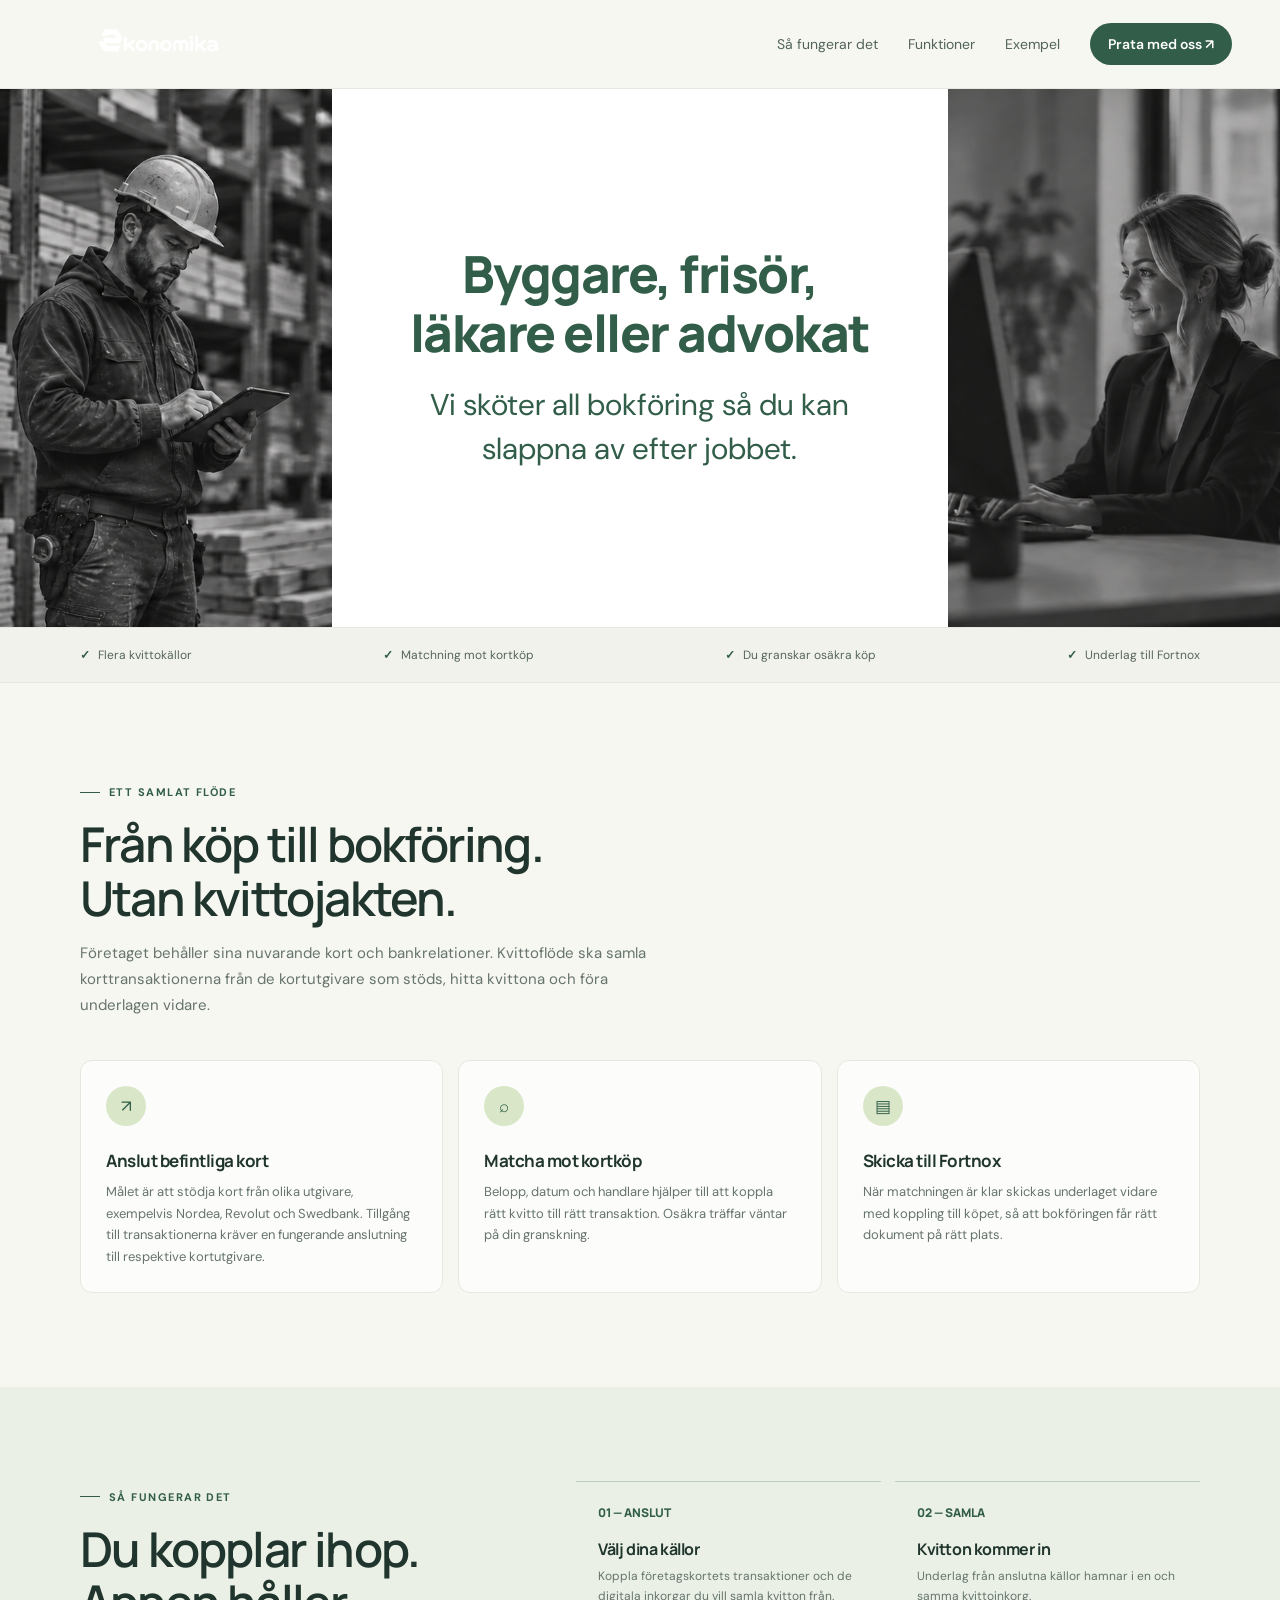
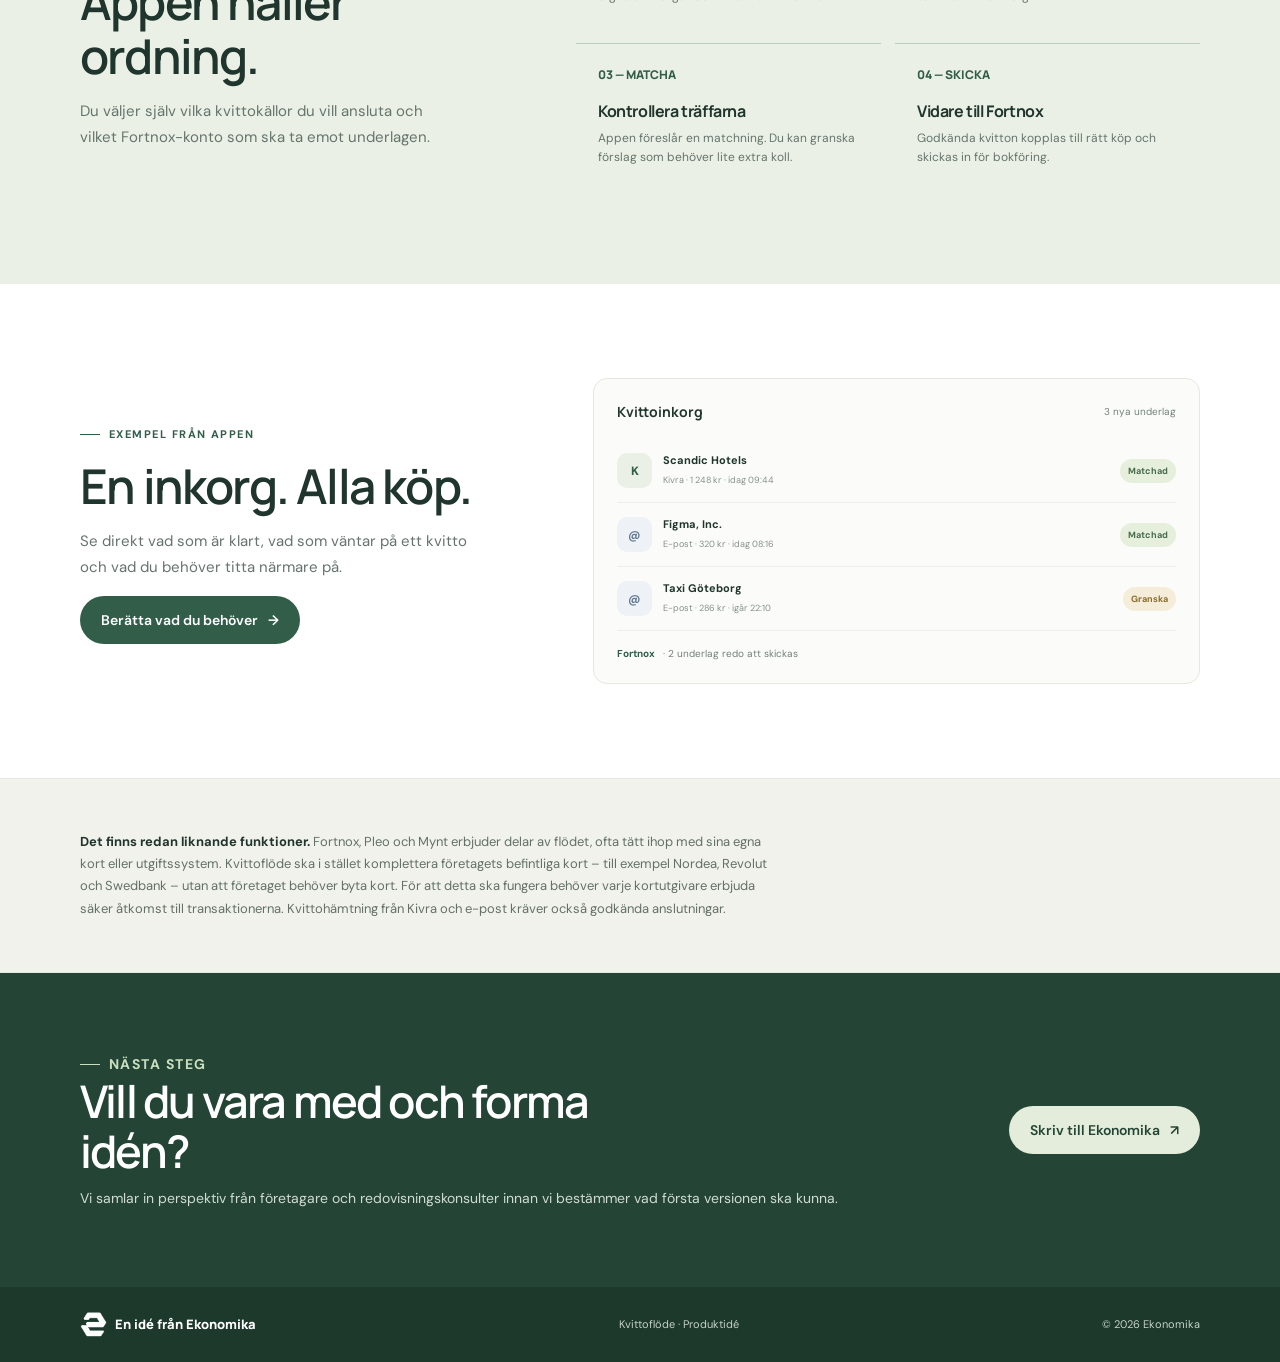
<file: index.html>
<!doctype html>
<html lang="sv">
<head>
  <meta charset="utf-8">
  <meta name="viewport" content="width=device-width, initial-scale=1">
  <meta name="theme-color" content="#f7f7f2">
  <meta name="description" content="Kvittoflöde är tänkt att automatisera kvittohanteringen med företagets befintliga kort, samla digitala kvitton och skicka underlag till Fortnox.">
  <title>Ekonomika | Kvittoflöde</title>
  <link rel="icon" type="image/png" href="assets/ekonomika-icon.png">
  <link rel="preconnect" href="https://fonts.googleapis.com">
  <link rel="preconnect" href="https://fonts.gstatic.com" crossorigin>
  <link href="https://fonts.googleapis.com/css2?family=DM+Sans:wght@400;500;600;700&family=Manrope:wght@400;500;600;700;800&display=swap" rel="stylesheet">
  <link rel="stylesheet" href="css/base.css">
  <link rel="stylesheet" href="css/hero.css">
  <link rel="stylesheet" href="css/benefits.css">
  <link rel="stylesheet" href="css/features.css">
  <link rel="stylesheet" href="css/process.css">
  <link rel="stylesheet" href="css/demo.css">
  <link rel="stylesheet" href="css/contact.css">
  <link rel="stylesheet" href="css/responsive.css">
</head>
<body>
<div data-include="sections/navigation.html"></div>
<!------------------------------------- - Sidans huvudinnehåll -------------------------------------->
<main>
  <div data-include="sections/hero.html"></div>
  <div data-include="sections/benefits.html"></div>
  <div data-include="sections/features.html"></div>
  <div data-include="sections/process.html"></div>
  <div data-include="sections/demo.html"></div>
  <div data-include="sections/about.html"></div>
  <div data-include="sections/contact.html"></div>
</main>
<div data-include="sections/footer.html"></div>
<script src="js/main.js" defer></script>
</body>
</html>
</file>
<file: css/base.css>
/********************************** Grundinställningar **********************************/

    :root {
      --ink: #20352d;
      --muted: #66746d;
      --green: #315d49;
      --dark: #244536;
      --lime: #d9e7c8;
      --paper: #f7f7f2;
      --white: #fff;
      --line: #e5e8df;
      --serif: Georgia,'Times New Roman',serif;
    }
    * {
      box-sizing: border-box;
    }
    html {
      scroll-behavior: smooth;
      scroll-padding-top: 88px;
    }
    body {
      margin: 0;
      color: var(--ink);
      background: var(--paper);
      font-family: 'DM Sans',sans-serif;
      -webkit-font-smoothing: antialiased;
    }
    a {
      color: inherit;
      text-decoration: none;
    }
    .wrap {
      width: min(1120px,calc(100% - 48px));
      margin: 0 auto;
    }


    /********************************** Navigering **********************************/

    header {
      position: sticky;
      z-index: 5;
      top: 0;
      border-bottom: 1px solid rgba(32,53,45,.08);
      background: rgba(247,247,242,.94);
      backdrop-filter: blur(14px);
    }
    .nav {
      height: 88px;
      display: flex;
      align-items: center;
      justify-content: space-between;
      gap: 24px;
    }
    .nav.wrap {
      width: calc(100% - 96px);
      max-width: none;
    }
    .brand {
      display: flex;
      align-items: center;
      flex: 0 0 auto;
    }
    .brand img {
      display: block;
      width: 220px;
      height: auto;
    }
    .nav-links {
      display: flex;
      align-items: center;
      gap: 30px;
      list-style: none;
      margin: 0;
      padding: 0;
      color: #52645a;
      font-size: 14px;
    }
    .nav-links a:hover {
      color: var(--green);
    }
    .nav-links .nav-cta {
      padding: 12px 18px;
      border-radius: 999px;
      color: white;
      background: var(--green);
      font-weight: 600;
    }
    .menu-toggle {
      display: none;
      border: 0;
      background: transparent;
      color: var(--ink);
      font: inherit;
    }
</file>
<file: css/hero.css>
/********************************** Välkomstheader **********************************/


    .hero-banner {
      display: grid;
      grid-template-columns: minmax(0,1fr) minmax(0,1.85fr) minmax(0,1fr);
      grid-template-rows: minmax(0,1fr);
      height: clamp(400px,42vw,620px);
      width: 100%;
      overflow: hidden;
      background: #fff;
    }
    .hero-person {
      display: block;
      width: 100%;
      height: 100%;
      min-width: 0;
      min-height: 0;
      object-fit: cover;
    }
    .hero-person-left {
      object-position: center 40%;
    }
    .hero-person-right {
      object-position: center 45%;
    }
    .hero-copy {
      display: flex;
      flex-direction: column;
      align-items: center;
      justify-content: center;
      min-width: 0;
      padding: 48px clamp(24px,4vw,76px);
      background: #fff;
      text-align: center;
    }
    .hero-copy h1 {
      max-width: 850px;
      margin: 0 0 20px;
      color: var(--green);
      font: 800 clamp(34px,4vw,58px)/1.16 Manrope,'DM Sans',sans-serif;
      letter-spacing: -1.5px;
    }
    .hero-copy p {
      max-width: 720px;
      margin: 0;
      color: var(--green);
      font-size: clamp(19px,2.35vw,32px);
      line-height: 1.48;
    }
    .hero {
      padding: 76px 0 78px;
      overflow: hidden;
    }


    /********************************** Hero och produktillustration **********************************/


    .hero-grid {
      display: grid;
      grid-template-columns: 1fr 1.02fr;
      align-items: center;
      gap: 55px;
    }
    .eyebrow {
      display: inline-flex;
      align-items: center;
      gap: 9px;
      margin: 0 0 18px;
      color: var(--green);
      font-size: 11px;
      font-weight: 700;
      letter-spacing: 1.45px;
      text-transform: uppercase;
    }
    .eyebrow:before {
      width: 20px;
      height: 1px;
      content: '';
      background: currentColor;
    }
    h1,h2,h3 {
      font-family: Manrope,sans-serif;
      letter-spacing: -1.8px;
    }
    h1 {
      max-width: 590px;
      margin: 0 0 20px;
      font-size: clamp(45px,5.3vw,66px);
      line-height: 1.05;
      font-weight: 600;
    }
    h1 em {
      color: var(--green);
      font-family: var(--serif);
      font-weight: 400;
    }
    .lead {
      max-width: 505px;
      margin: 0 0 28px;
      color: var(--muted);
      font-size: 17px;
      line-height: 1.72;
    }
    .button {
      display: inline-flex;
      align-items: center;
      justify-content: center;
      gap: 10px;
      border-radius: 999px;
      padding: 15px 21px;
      background: var(--green);
      color: white;
      font-size: 14px;
      font-weight: 600;
      transition: .2s;
    }
    .button:hover {
      transform: translateY(-2px);
      background: var(--dark);
    }
    .button.secondary {
      border: 1px solid var(--line);
      background: transparent;
      color: var(--ink);
    }
    .button.secondary:hover {
      background: white;
    }
    .hero-actions {
      display: flex;
      flex-wrap: wrap;
      gap: 11px;
    }
    .quiet-note {
      margin: 15px 0 0;
      color: #829087;
      font-size: 12px;
    }
    .product-shell {
      position: relative;
      padding: 20px;
      border: 1px solid #e8e9e2;
      border-radius: 20px;
      background: #fff;
      box-shadow: 0 24px 60px rgba(32,53,45,.12);
      transform: rotate(1deg);
    }
    .product-top {
      display: flex;
      align-items: center;
      justify-content: space-between;
      padding: 1px 2px 17px;
      border-bottom: 1px solid #edf0e9;
    }
    .product-name {
      display: flex;
      align-items: center;
      gap: 9px;
      font-family: Manrope,sans-serif;
      font-size: 13px;
      font-weight: 800;
    }
    .mini-logo {
      display: grid;
      width: 28px;
      height: 28px;
      place-items: center;
      border-radius: 9px;
      background: #eaf0e5;
      color: var(--green);
      font-weight: 800;
    }
    .month {
      color: #819087;
      font-size: 11px;
    }
    .product-body {
      display: grid;
      grid-template-columns: 115px 1fr;
      gap: 17px;
      padding-top: 18px;
    }
    .side-label {
      margin: 0 0 12px;
      color: #a0aaa2;
      font-size: 9px;
      font-weight: 700;
      letter-spacing: 1px;
      text-transform: uppercase;
    }
    .side-item {
      display: flex;
      align-items: center;
      gap: 8px;
      margin: 0 0 12px;
      color: #718078;
      font-size: 10px;
    }
    .side-item.active {
      color: var(--green);
      font-weight: 700;
    }
    .dot-icon {
      display: grid;
      width: 20px;
      height: 20px;
      place-items: center;
      border-radius: 6px;
      background: #f1f4ed;
      font-size: 10px;
    }
    .side-item.active .dot-icon {
      background: #eaf0e5;
    }
    .account-card {
      display: flex;
      align-items: center;
      justify-content: space-between;
      padding: 12px 14px;
      border-radius: 10px;
      background: #f5f7f1;
    }
    .account-card strong {
      display: block;
      margin-bottom: 3px;
      font-size: 11px;
    }
    .account-card span {
      color: #829087;
      font-size: 9px;
    }
    .badge {
      padding: 5px 8px;
      border-radius: 99px;
      background: #e4efdb;
      color: #416449;
      font-size: 9px;
      font-weight: 700;
    }
    .match-title {
      display: flex;
      justify-content: space-between;
      align-items: center;
      margin: 17px 0 9px;
      font-family: Manrope,sans-serif;
      font-size: 12px;
      font-weight: 800;
    }
    .match-title span {
      color: #89958c;
      font-family: 'DM Sans',sans-serif;
      font-size: 9px;
      font-weight: 500;
    }
    .transaction {
      display: grid;
      grid-template-columns: 32px 1fr auto;
      align-items: center;
      gap: 9px;
      padding: 10px 0;
      border-bottom: 1px solid #f0f1ec;
    }
    .merchant-mark {
      display: grid;
      width: 30px;
      height: 30px;
      place-items: center;
      border-radius: 9px;
      background: #f2eee5;
      color: #876e3a;
      font-size: 11px;
      font-weight: 700;
    }
    .merchant-mark.green {
      background: #eaf0e5;
      color: var(--green);
    }
    .merchant-mark.blue {
      background: #e9eff3;
      color: #526f7c;
    }
    .merchant strong {
      display: block;
      font-size: 10px;
    }
    .merchant small {
      color: #89958c;
      font-size: 9px;
    }
    .amount {
      text-align: right;
      font-size: 10px;
      font-weight: 700;
    }
    .amount small {
      display: block;
      margin-top: 4px;
      color: #658168;
      font-size: 8px;
      font-weight: 600;
    }
    .float-note {
      position: absolute;
      right: -22px;
      bottom: 26px;
      padding: 10px 14px;
      border: 1px solid var(--line);
      border-radius: 11px;
      background: white;
      box-shadow: 0 8px 25px #20352d1c;
      color: var(--green);
      font-size: 10px;
      font-weight: 700;
      transform: rotate(-2deg);
    }
</file>
<file: css/benefits.css>
/* Fördelar */



    .strip {
      border-top: 1px solid var(--line);
      border-bottom: 1px solid var(--line);
      background: #f1f2eb;
    }
    .strip-inner {
      display: flex;
      justify-content: space-between;
      gap: 20px;
      padding: 19px 0;
      color: #56675d;
      font-size: 12px;
    }
    .strip-item {
      display: flex;
      align-items: center;
      gap: 8px;
    }
    .check {
      color: var(--green);
      font-weight: 700;
    }
</file>
<file: css/features.css>
/********************************** Funktioner **********************************/


    section.content {
      padding: 94px 0;
    }
    .section-head {
      max-width: 610px;
      margin-bottom: 42px;
    }
    .section-head h2,.steps-intro h2,.demo-copy h2 {
      margin: 0 0 14px;
      font-size: clamp(35px,4vw,48px);
      line-height: 1.12;
      font-weight: 600;
    }
    .section-copy {
      color: var(--muted);
      font-size: 15px;
      line-height: 1.75;
    }
    .services-grid {
      display: grid;
      grid-template-columns: repeat(3,1fr);
      gap: 15px;
    }
    .service {
      min-height: 210px;
      padding: 25px;
      border: 1px solid var(--line);
      border-radius: 12px;
      background: rgba(255,255,255,.66);
    }
    .service-icon {
      display: grid;
      width: 40px;
      height: 40px;
      place-items: center;
      margin-bottom: 23px;
      border-radius: 50%;
      background: var(--lime);
      color: var(--green);
      font-size: 17px;
    }
    .service h3 {
      margin: 0 0 9px;
      font-size: 17px;
      letter-spacing: -.5px;
    }
    .service p {
      margin: 0;
      color: var(--muted);
      font-size: 13px;
      line-height: 1.65;
    }
</file>
<file: css/process.css>
/********************************** Så fungerar det *********************************/




    .how {
      background: #eaf0e5;
    }
    .steps-grid {
      display: grid;
      grid-template-columns: .8fr 1.2fr;
      gap: 80px;
      align-items: start;
    }
    .steps-intro .section-copy {
      max-width: 365px;
    }
    .steps {
      display: grid;
      grid-template-columns: 1fr 1fr;
      gap: 14px;
    }
    .step {
      padding: 22px;
      border-top: 1px solid rgba(49,93,73,.24);
    }
    .step-num {
      display: block;
      margin-bottom: 17px;
      color: var(--green);
      font-family: Manrope,sans-serif;
      font-size: 12px;
      font-weight: 800;
    }
    .step h3 {
      margin: 0 0 7px;
      font-size: 16px;
      letter-spacing: -.4px;
    }
    .step p {
      margin: 0;
      color: var(--muted);
      font-size: 12px;
      line-height: 1.65;
    }
</file>
<file: css/demo.css>
/********************************** Exempel från appen **********************************/



    .demo {
      background: #fff;
    }
    .demo-grid {
      display: grid;
      grid-template-columns: .85fr 1.15fr;
      align-items: center;
      gap: 65px;
    }
    .demo-copy .section-copy {
      max-width: 390px;
    }
    .demo-card {
      padding: 23px;
      border: 1px solid var(--line);
      border-radius: 14px;
      background: #fbfcf9;
    }
    .demo-head {
      display: flex;
      justify-content: space-between;
      align-items: center;
      margin-bottom: 18px;
    }
    .demo-head strong {
      font-family: Manrope,sans-serif;
      font-size: 14px;
    }
    .demo-head span {
      color: #718078;
      font-size: 10px;
    }
    .receipt-row {
      display: grid;
      grid-template-columns: 1fr auto;
      align-items: center;
      gap: 12px;
      padding: 14px 0;
      border-bottom: 1px solid #edf0e9;
    }
    .receipt-left {
      display: flex;
      align-items: center;
      gap: 11px;
    }
    .source-icon {
      display: grid;
      width: 35px;
      height: 35px;
      place-items: center;
      border-radius: 10px;
      background: #eaf0e5;
      color: var(--green);
      font-size: 12px;
      font-weight: 800;
    }
    .source-icon.mail {
      background: #eef1f5;
      color: #637893;
    }
    .receipt-left strong {
      display: block;
      font-size: 11px;
    }
    .receipt-left small {
      color: #859188;
      font-size: 9px;
    }
    .status {
      padding: 6px 8px;
      border-radius: 99px;
      background: #e5efdc;
      color: #486a4d;
      font-size: 9px;
      font-weight: 700;
    }
    .status.wait {
      background: #f5edda;
      color: #8b6d2f;
    }
    .demo-foot {
      display: flex;
      align-items: center;
      gap: 8px;
      margin-top: 16px;
      color: #718078;
      font-size: 10px;
    }
    .demo-foot b {
      color: var(--green);
    }
</file>
<file: css/contact.css>
/* Om tjänsten */



    .fit {
      padding: 52px 0!important;
      border-top: 1px solid var(--line);
      border-bottom: 1px solid var(--line);
      background: #f1f2eb;
    }
    .fit-inner {
      display: flex;
      align-items: center;
      justify-content: space-between;
      gap: 30px;
    }
    .fit-inner p {
      max-width: 700px;
      margin: 0;
      color: #637168;
      font-size: 13px;
      line-height: 1.7;
    }
    .fit-inner strong {
      color: var(--ink);
    }




    /********************************** Kontakt och sidfot **********************************/



    .contact {
      padding: 76px 0;
      background: var(--dark);
      color: white;
    }
    .contact-inner {
      display: flex;
      align-items: center;
      justify-content: space-between;
      gap: 35px;
    }
    .contact h2 {
      max-width: 600px;
      margin: 0 0 11px;
      font-size: clamp(32px,4vw,45px);
      line-height: 1.12;
      font-weight: 600;
    }
    .contact p {
      margin: 0;
      color: #d0dbd3;
      font-size: 14px;
      line-height: 1.65;
    }
    .contact .button {
      flex: 0 0 auto;
      background: #e4eddb;
      color: var(--dark);
    }
    footer {
      padding: 24px 0;
      background: #1d392c;
      color: #c5d1c8;
      font-size: 11px;
    }
    .footer-inner {
      display: flex;
      align-items: center;
      justify-content: space-between;
      gap: 20px;
    }
    .footer-brand {
      display: flex;
      align-items: center;
      gap: 8px;
      color: #fff;
      font-family: Manrope,sans-serif;
      font-size: 13px;
      font-weight: 800;
    }
    .footer-brand img {
      width: 27px;
      height: 27px;
      filter: brightness(0) invert(1);
    }
</file>
<file: css/responsive.css>
/********************************** Responsiv layout: surfplatta **********************************/



    @media(max-width:820px) {



      /********************************** Välkomstheader **********************************/



      .hero-banner {
        grid-template-columns: minmax(0,.8fr) minmax(0,1.8fr) minmax(0,.8fr);
        height: 440px;
      }
      .hero-copy {
        padding: 34px 24px;
      }
      .hero-copy h1 {
        font-size: clamp(30px,4.4vw,40px);
      }
      .hero-copy p {
        font-size: clamp(18px,2.5vw,23px);
      }



      /* Så fungerar det */



      .steps-grid,.demo-grid {
        grid-template-columns: 1fr;
        gap: 38px;
      }
      .steps-intro .section-copy {
        max-width: 560px;
      }



      /********************************** Om tjänsten **********************************/



      .fit-inner {
        align-items: flex-start;
        flex-direction: column;
        gap: 12px;
      }
    }



    /********************************** Responsiv layout: mobil **********************************/



    @media(max-width:680px) {
      .wrap {
        width: min(100% - 36px,560px);
      }



      /********************************** Navigering **********************************/



      .nav.wrap {
        width: calc(100% - 36px);
      }
      .nav {
        height: 68px;
      }
      .brand img {
        width: 180px;
      }
      .menu-toggle {
        display: block;
        padding: 10px;
        cursor: pointer;
      }
      .nav-links {
        position: absolute;
        top: 67px;
        right: 0;
        left: 0;
        display: none;
        align-items: stretch;
        gap: 0;
        padding: 8px 22px 18px;
        border-bottom: 1px solid var(--line);
        background: var(--paper);
      }
      .nav-links.open {
        display: flex;
        flex-direction: column;
      }
      .nav-links a {
        display: block;
        padding: 13px 0;
      }
      .nav-links .nav-cta {
        padding: 12px 16px;
        margin-top: 5px;
        text-align: center;
      }




      /********************************** Välkomstheader **********************************/



      .hero-banner {
        grid-template-columns: minmax(0,.72fr) minmax(0,1.56fr) minmax(0,.72fr);
        grid-template-rows: auto;
        height: auto;
        min-height: 360px;
      }
      .hero-copy {
        padding: 26px 12px;
      }
      .hero-copy h1 {
        margin-bottom: 14px;
        font-size: clamp(19px,5.4vw,28px);
        letter-spacing: -.6px;
      }
      .hero-copy p {
        font-size: clamp(14px,3.8vw,18px);
        line-height: 1.5;
      }



      /********************************** Hero och produktillustration **********************************/



      h1 {
        font-size: 46px;
      }
      .lead {
        font-size: 15px;
      }


      /********************************** Fördelar **********************************/



      .strip-inner {
        display: grid;
        grid-template-columns: 1fr 1fr;
        gap: 14px 10px;
        font-size: 10px;
      }



      /********************************** Funktioner **********************************/



      section.content {
        padding: 70px 0;
      }
      .services-grid {
        grid-template-columns: 1fr;
      }
      .service {
        min-height: 0;
      }
      .service-icon {
        margin-bottom: 17px;
      }



      /********************************** Så fungerar det **********************************/




      .steps {
        grid-template-columns: 1fr 1fr;
        gap: 4px;
      }
      .step {
        padding: 17px 10px;
      }



      /********************************** Kontakt och sidfot **********************************/



      .contact {
        padding: 63px 0;
      }
      .contact-inner {
        align-items: flex-start;
        flex-direction: column;
      }
      .footer-inner {
        align-items: flex-start;
        flex-direction: column;
        gap: 13px;
      }
    }



    /********************************** Tillgänglighet: reducerad rörelse **********************************/




    @media(prefers-reduced-motion:reduce) {
      
      
      /********************************** Grundinställningar **********************************/



      html {
        scroll-behavior: auto;
      }
      *,*::before,*::after {
        transition-duration: .01ms!important;
      }
    }
</file>
